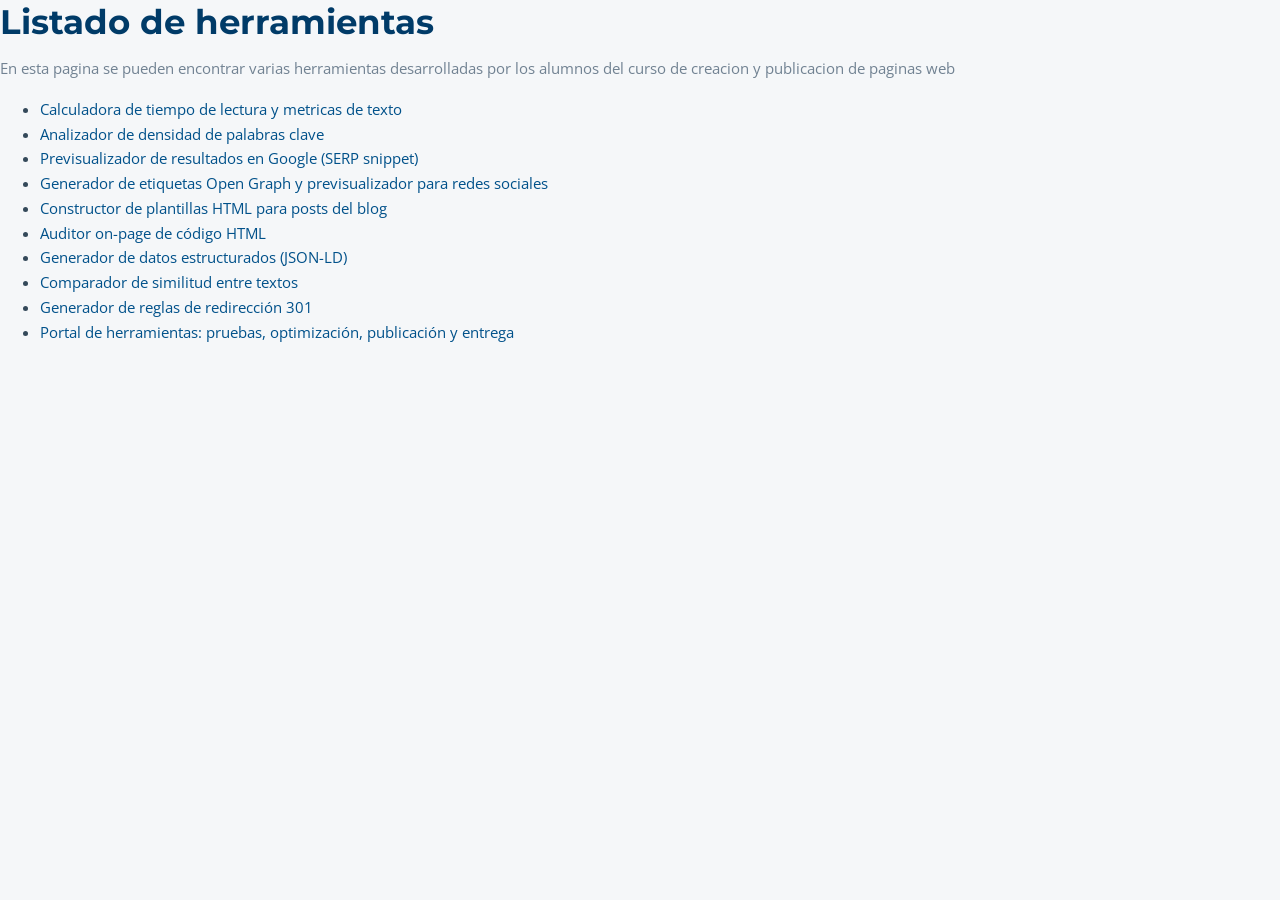
<file: index.html>
<!DOCTYPE html>
<html lang="es">

<head>
    <meta charset="UTF-8">
    <meta name="viewport" content="width=device-width, initial-scale=1.0">
    <title>Herramientas Marketing</title>

    <link rel="stylesheet" href="css/base.css">
</head>

<!-- Pagina de inicio del repositorio, imagino que quedará obsoleto una vez se implemente el portal de herramientas en herramientas/10/ -->

<body>
    <h1>Listado de herramientas</h1>
    <p>En esta pagina se pueden encontrar varias herramientas desarrolladas por los alumnos del curso de creacion y
        publicacion de paginas web</p>
    <ul>
        <li>
            <a href="herramientas/01/index.html">
                Calculadora de tiempo de lectura y metricas de texto
            </a>
        </li>
        <li>
            <a href="herramientas/02/index.html">
                Analizador de densidad de palabras clave
            </a>
        </li>
        <li>
            <a href="herramientas/03/index.html">
                Previsualizador de resultados en Google (SERP snippet)
            </a>
        </li>
        <li>
            <a href="herramientas/04/index.html">
                Generador de etiquetas Open Graph y previsualizador para redes
                sociales
            </a>
        </li>
        <li>
            <a href="herramientas/05/index.html">
                Constructor de plantillas HTML para posts del blog
            </a>
        </li>
        <li>
            <a href="herramientas/06/index.html">
                Auditor on-page de código HTML
            </a>
        </li>
        <li>
            <a href="herramientas/07/index.html">
                Generador de datos estructurados (JSON-LD)
            </a>
        </li>
        <li>
            <a href="herramientas/08/index.html">
                Comparador de similitud entre textos
            </a>
        </li>
        <li>
            <a href="herramientas/09/index.html">
                Generador de reglas de redirección 301
            </a>
        </li>
        <li><a href="herramientas/10/index.html">
                Portal de herramientas: pruebas, optimización, publicación y entrega
            </a>
        </li>
    </ul>
</body>

</html>
</file>
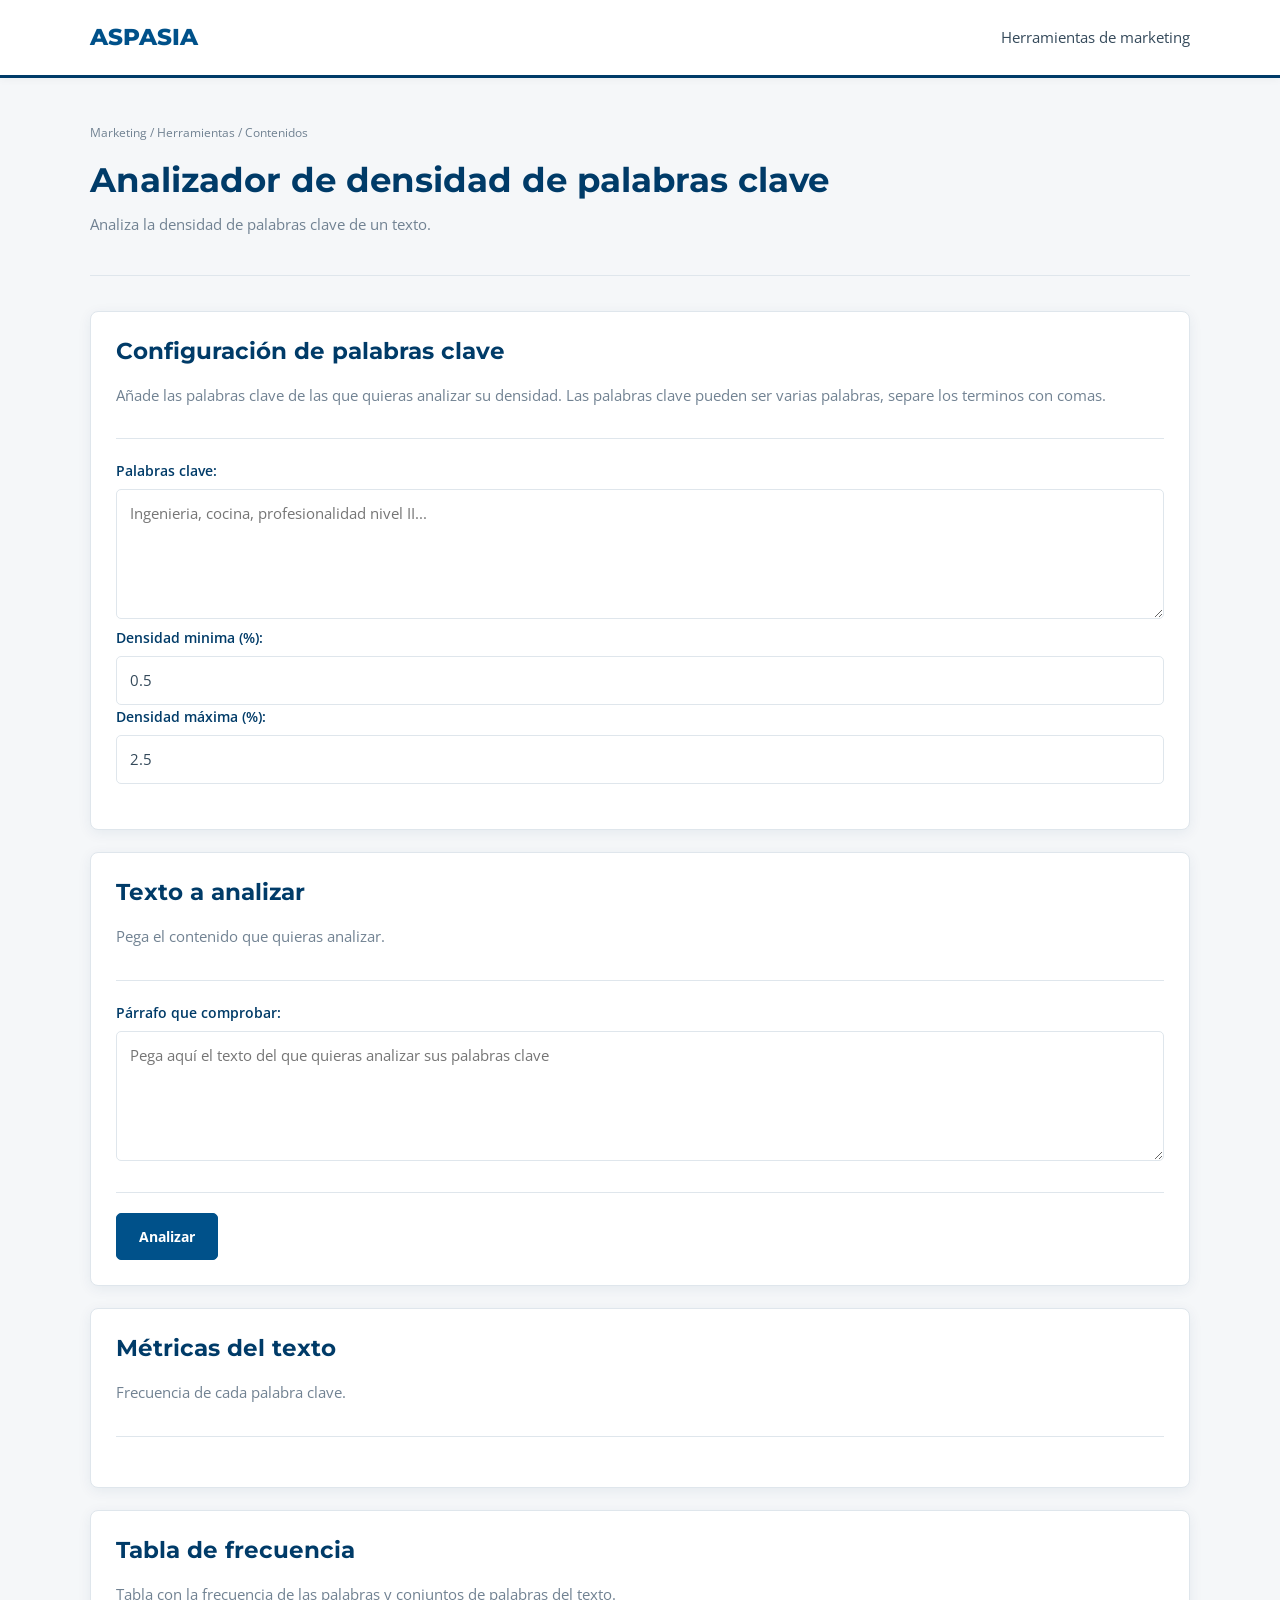
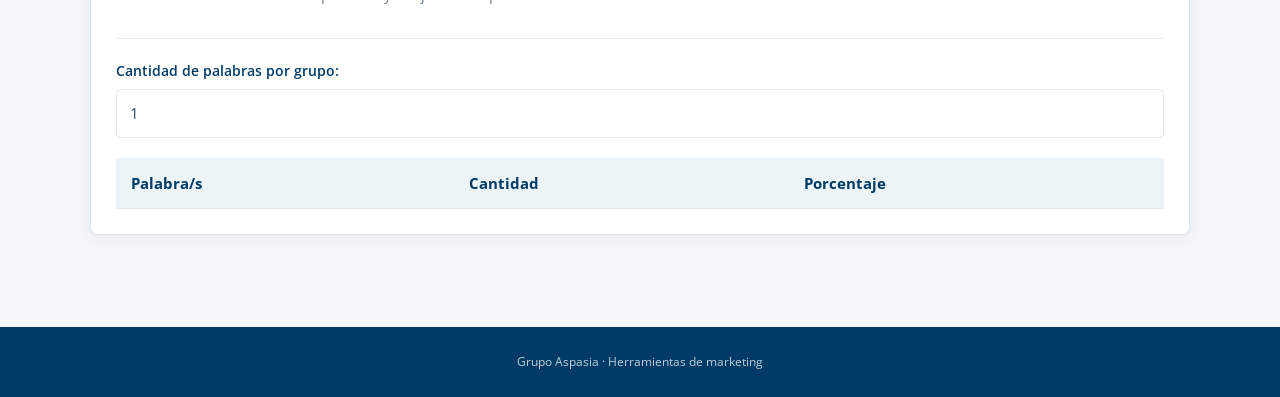
<file: herramientas/02/index.html>
<!DOCTYPE html>
<html lang="es">

<head>
    <meta charset="UTF-8">
    <meta name="viewport" content="width=device-width, initial-scale=1.0">
    <title>Analizador de densidad</title>

    <!-- CSS -->
    <link rel="stylesheet" href="../../css/base.css">
    <link rel="stylesheet" href="analizador.css">

    <!-- JavaScript -->
    <script src="../../js/base.js" defer></script>
    <script src="script.js" type="module"></script>
</head>

<body>

    <!-- HEADER GENERAL -->
    <header>
        <div class="header-inner">
            <div class="logo">ASPASIA</div>
            <span>Herramientas de marketing</span>
        </div>
    </header>


    <!-- CONTENIDO PRINCIPAL -->
    <main>

        <!-- CABECERA DE LA HERRAMIENTA -->
        <div class="page-header">

            <div class="breadcrumb">
                Marketing / Herramientas / Contenidos
            </div>

            <h1>Analizador de densidad de palabras clave</h1>

            <p>
                Analiza la densidad de palabras clave de un texto.
            </p>

        </div>


        <!-- CONFIGURACIÓN DE KEYWORDS -->
        <section class="panel">

            <div class="panel-title">
                <h2>Configuración de palabras clave</h2>
                <p>
                    Añade las palabras clave de las que quieras analizar su densidad.
                    Las palabras clave pueden ser varias palabras, separe los terminos con comas.
                </p>
            </div>

            <div class="form-group">

                <label for="keywords">
                    Palabras clave:
                </label>

                <textarea id="keywords" placeholder="Ingenieria, cocina, profesionalidad nivel II..."></textarea>

                <label for="densidad-minima">Densidad minima (%):</label>
                <input type="number" id="densidad-minima" value="0.5">

                <label for="densidad-maxima">Densidad máxima (%):</label>
                <input type="number" id="densidad-maxima" value="2.5">
            </div>

        </section>


        <!-- TEXTO A ANALIZAR -->
        <section class="panel">

            <div class="panel-title">
                <h2>Texto a analizar</h2>
                <p>
                    Pega el contenido que quieras analizar.
                </p>
            </div>

            <div class="form-group">

                <label for="parrafo">
                    Párrafo que comprobar:
                </label>

                <textarea id="parrafo"
                    placeholder="Pega aquí el texto del que quieras analizar sus palabras clave"></textarea>

            </div>

            <div class="panel-actions">
                <div class="boton">
                    <button type="button" id="analizar">Analizar</button>
                    <p class="dialogo-boton">¡Analizado!</p>
                </div>
            </div>

        </section>


        <!-- RESULTADOS -->
        <section class="panel">

            <div class="panel-title">
                <h2>Métricas del texto</h2>
                <p>
                    Frecuencia de cada palabra clave.
                </p>
            </div>

            <!-- MÉTRICAS -->
            <div class="metrics-grid" id="grid-metrica">

                

            </div>

        </section>

        <section class="panel">
            <div class="panel-title">
                <h2>Tabla de frecuencia</h2>
                <p>
                    Tabla con la frecuencia de las palabras y conjuntos de palabras del texto.
                </p>
            </div>

            <div class="form-group">
                <label for="numero-palabras">Cantidad de palabras por grupo:</label>
                <input type="number" id="numero-palabras" value="1">
            </div>

            <table>
                <thead>
                    <tr>
                        <th><span id="sortPalabra">Palabra/s</span></th>
                        <th><span id="sortCantidad">Cantidad</span></th>
                        <th>Porcentaje</th>
                    </tr>
                </thead>
                <tbody id="tabla-cuerpo">

                </tbody>
            </table>
        </section>

    </main>


    <!-- FOOTER -->
    <footer>
        <p>Grupo Aspasia · Herramientas de marketing</p>
    </footer>

</body>

</html>
</file>
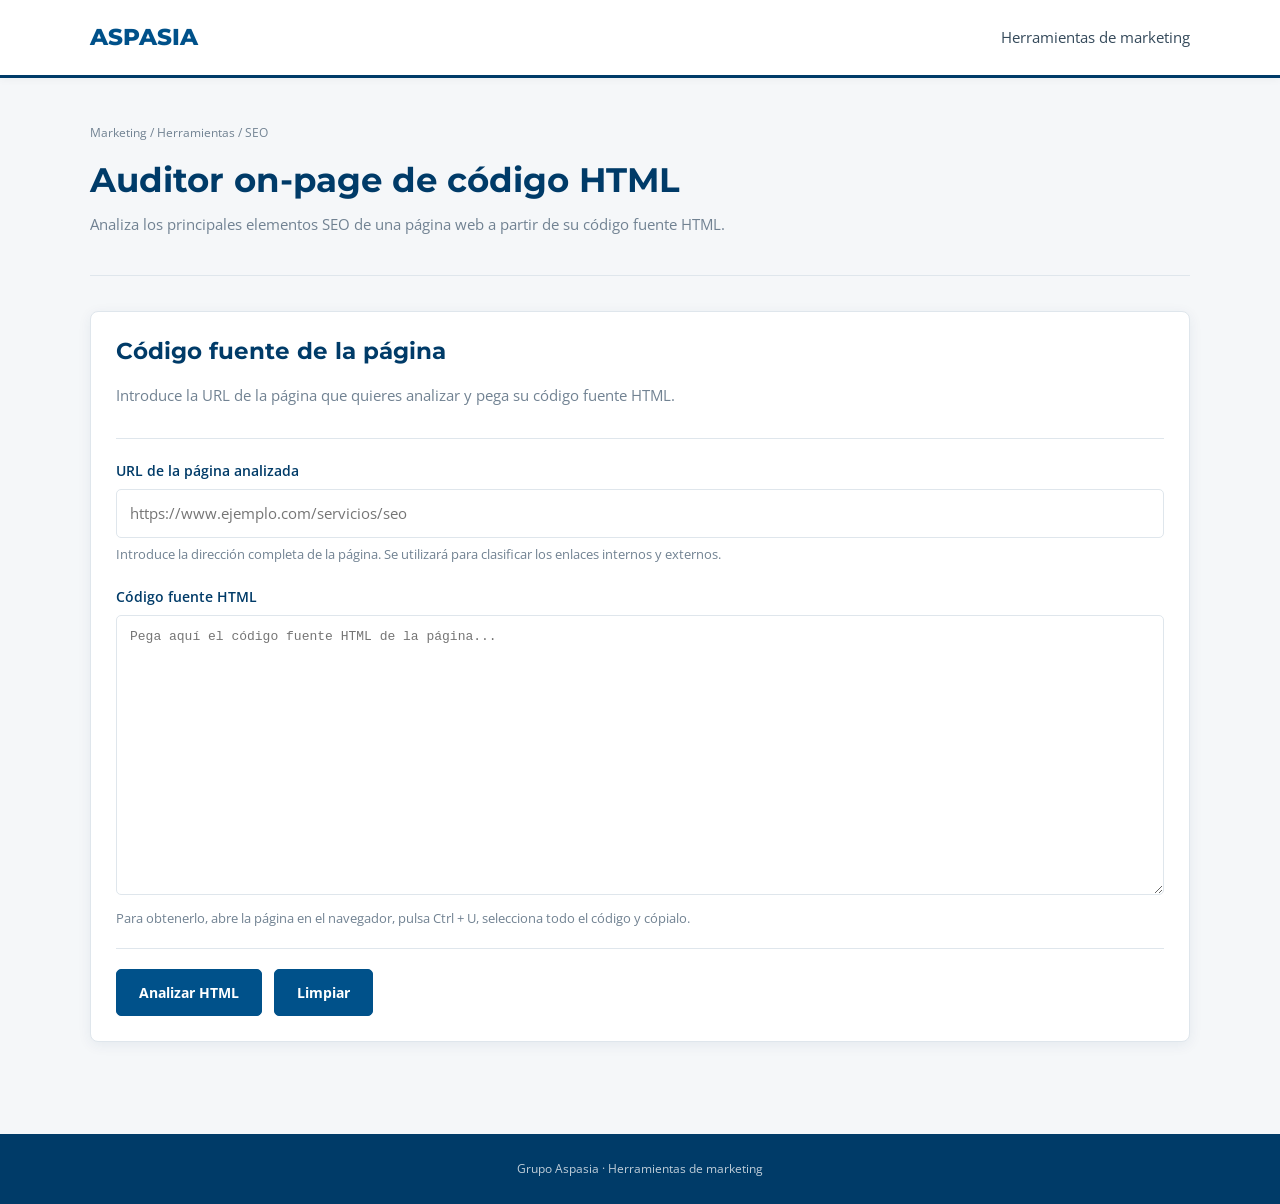
<file: herramientas/06/index.html>
<!DOCTYPE html>
<html lang="es">
<head>
    <meta charset="UTF-8">
    <meta name="viewport" content="width=device-width, initial-scale=1.0">

    <title>Auditor on-page de código HTML | Aspasia</title>

    <link rel="stylesheet" href="../../css/base.css">
    <link rel="stylesheet" href="auditor.css">

    <script src="../../js/base.js" defer></script>
    <script src="script.js" type="module"></script>
</head>

<body>

    <header>
        <div class="header-inner">
            <div class="logo">ASPASIA</div>
            <span>Herramientas de marketing</span>
        </div>
    </header>

    <main>

        <div class="page-header">
            <div class="breadcrumb">
                Marketing / Herramientas / SEO
            </div>

            <h1>Auditor on-page de código HTML</h1>

            <p>
                Analiza los principales elementos SEO de una página web
                a partir de su código fuente HTML.
            </p>
        </div>


        <!-- ENTRADA DE DATOS -->

        <section class="panel">

            <div class="panel-title">
                <h2>Código fuente de la página</h2>
                <p>
                    Introduce la URL de la página que quieres analizar
                    y pega su código fuente HTML.
                </p>
            </div>

            <div class="form-group">
                <label for="dominio">URL de la página analizada</label>

                <input
                    type="text"
                    id="dominio"
                    name="dominio"
                    placeholder="https://www.ejemplo.com/servicios/seo"
                    autocomplete="url"
                >

                <small>
                    Introduce la dirección completa de la página.
                    Se utilizará para clasificar los enlaces internos y externos.
                </small>
            </div>

            <div class="form-group">
                <label for="codigo-html">Código fuente HTML</label>

                <textarea
                    id="codigo-html"
                    name="codigo-html"
                    placeholder="Pega aquí el código fuente HTML de la página..."
                    spellcheck="false"
                ></textarea>

                <small>
                    Para obtenerlo, abre la página en el navegador,
                    pulsa Ctrl + U, selecciona todo el código y cópialo.
                </small>
            </div>

            <div
                id="mensaje-formulario"
                class="mensaje-formulario"
                role="alert"
                aria-live="polite">
            </div>

            <div class="panel-actions">

                <div class="boton">
                    <button type="button" id="analizar">
                        Analizar HTML
                    </button>
                </div>

                <div class="boton">
                    <button type="button" id="limpiar">
                        Limpiar
                    </button>
                </div>

            </div>

        </section>


        <!-- RESULTADOS -->

        <section class="panel" id="panel-resultados" hidden>

            <div class="panel-title informe-cabecera">

                <div>
                    <h2>Informe de auditoría SEO</h2>
                    <p>
                        Resultados del análisis de los elementos on-page.
                    </p>
                </div>

                <div
                    id="resumen-informe"
                    class="resumen-informe">
                </div>

            </div>


            <!-- 1. METADATOS -->

            <details class="seccion-informe" open>

                <summary>
                    1. Información general y metadatos
                </summary>

                <div
                    class="contenido-seccion"
                    id="resultado-metadatos">
                </div>

            </details>


            <!-- 2. ENCABEZADOS -->

            <details class="seccion-informe" open>

                <summary>
                    2. Estructura de encabezados
                </summary>

                <div
                    class="contenido-seccion"
                    id="resultado-encabezados">
                </div>

            </details>


            <!-- 3. IMÁGENES -->

            <details class="seccion-informe">

                <summary>
                    3. Imágenes y atributos ALT
                </summary>

                <div
                    class="contenido-seccion"
                    id="resultado-imagenes">

                    <div
                        id="resumen-imagenes"
                        class="resumen-tipos">
                    </div>

                    <h3>Detalle de imágenes</h3>

                    <p>
                        Consulta todas las imágenes detectadas en el código HTML.
                    </p>

                    <div id="tabla-imagenes"></div>

                </div>

            </details>


            <!-- 4. ENLACES -->

            <details class="seccion-informe">

                <summary>
                    4. Enlaces internos y externos
                </summary>

                <div
                    class="contenido-seccion"
                    id="resultado-enlaces">

                    <div
                        id="resumen-enlaces"
                        class="resumen-tipos">
                    </div>

                    <h3>Detalle de enlaces</h3>

                    <p>
                        Consulta todos los enlaces detectados,
                        su destino y sus atributos.
                    </p>

                    <div id="tabla-enlaces"></div>

                </div>

            </details>


            <!-- 5. HREFLANG -->

            <details class="seccion-informe">

                <summary>
                    5. Etiquetas hreflang
                </summary>

                <div
                    class="contenido-seccion"
                    id="resultado-hreflang">
                </div>

            </details>


            <!-- LIMITACIONES -->

            <div class="nota-alcance">

                <strong>Nota sobre el análisis:</strong>

                esta herramienta analiza el código HTML que se le proporciona.
                Los contenidos que se generan dinámicamente mediante JavaScript
                y que no estén presentes en ese código fuente podrían no aparecer
                en los resultados.

                Tampoco comprueba directamente las respuestas HTTP,
                la indexación real en Google ni la reciprocidad de las etiquetas
                canonical y hreflang.

            </div>

        </section>

    </main>


    <footer>
        <p>Grupo Aspasia · Herramientas de marketing</p>
    </footer>

</body>
</html>
</file>
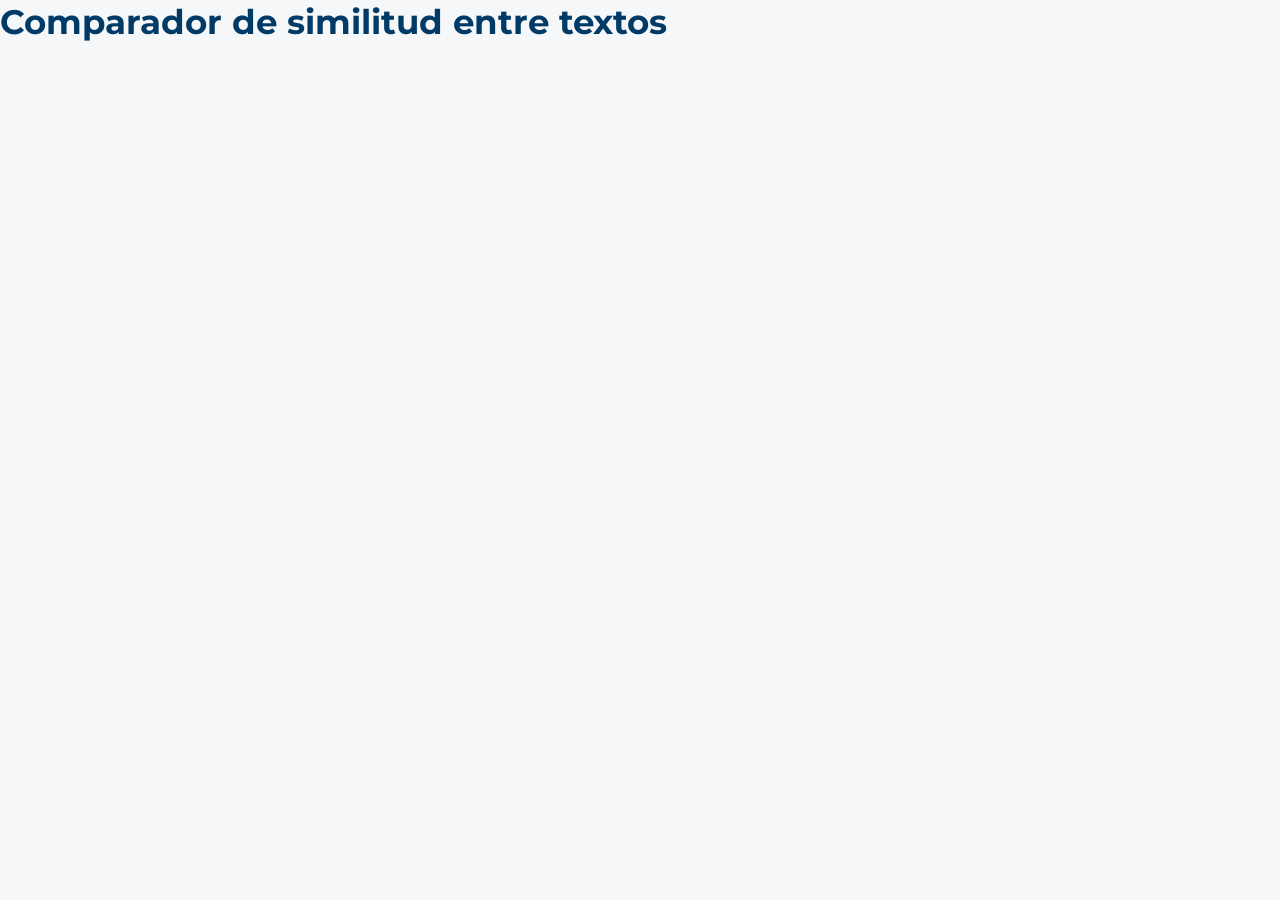
<file: herramientas/08/index.html>
<!DOCTYPE html>
<html lang="es">
<head>
    <meta charset="UTF-8">
    <meta name="viewport" content="width=device-width, initial-scale=1.0">
    <title>Comparador de similitud entre textos</title>

    <link rel="stylesheet" href="../../css/base.css">
</head>
<body>
    <h1>Comparador de similitud entre textos</h1>
</body>
</html>
</file>
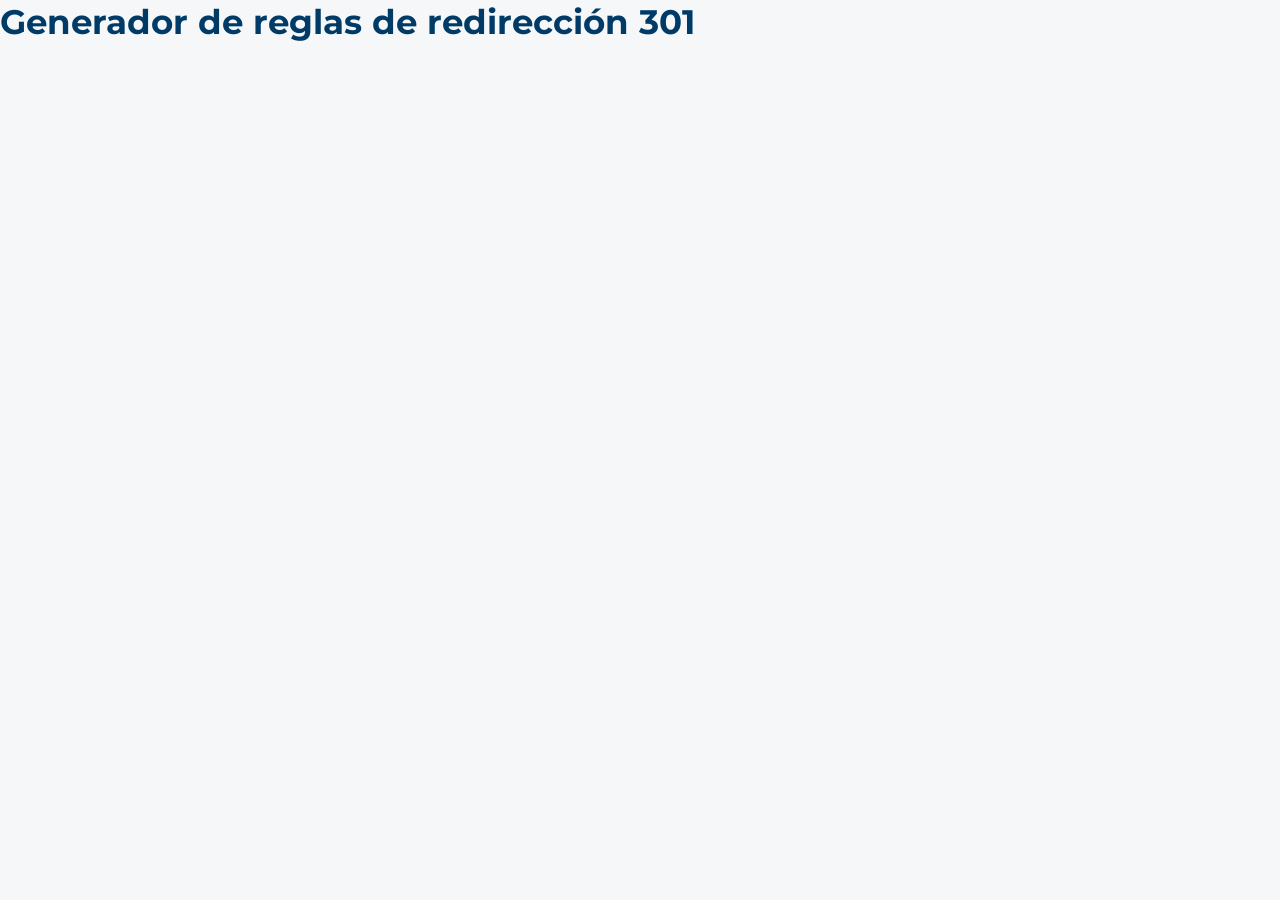
<file: herramientas/09/index.html>
<!DOCTYPE html>
<html lang="es">
<head>
    <meta charset="UTF-8">
    <meta name="viewport" content="width=device-width, initial-scale=1.0">
    <title>Generador de reglas de redirección 301</title>

    <link rel="stylesheet" href="../../css/base.css">
</head>
<body>
    <h1>Generador de reglas de redirección 301</h1>
</body>
</html>
</file>
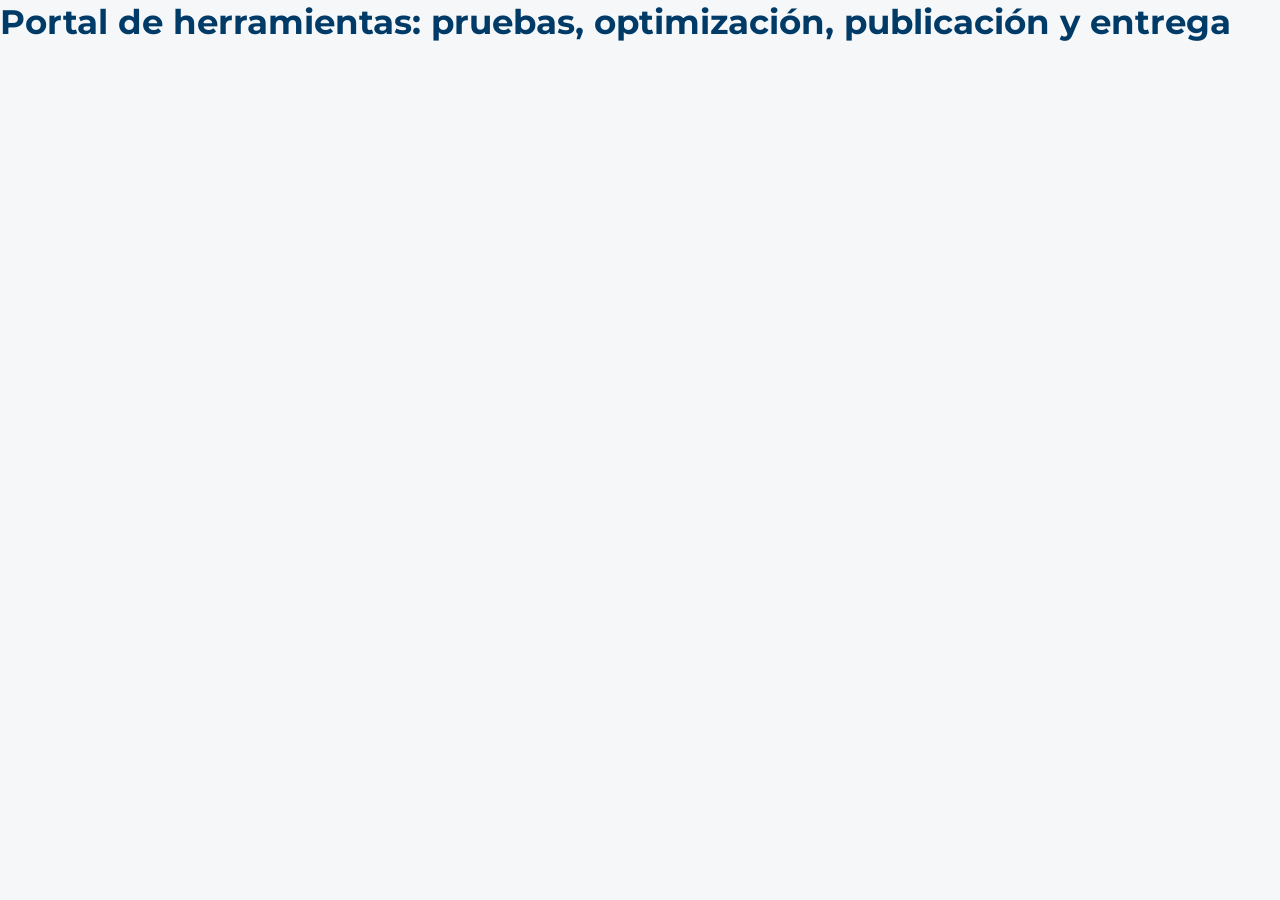
<file: herramientas/10/index.html>
<!DOCTYPE html>
<html lang="es">
<head>
    <meta charset="UTF-8">
    <meta name="viewport" content="width=device-width, initial-scale=1.0">
    <title>Portal de herramientas</title>

    <link rel="stylesheet" href="../../css/base.css">
</head>
<body>
    <h1>Portal de herramientas: pruebas, optimización, publicación y entrega</h1>
</body>
</html>
</file>
<file: css/base.css>
/*
 CSS global aplicado a todas las páginas.
 SOLO TOCAR SI SE QUIERE CAMBIAR EL ESTILO DE TODAS LAS PÁGINAS.
 EN CASO DE QUERER DAR ESTILO A ALGO ESPECÍFICO DE UNA PÁGINA,
 CREAR UN CSS PARA ESA PÁGINA.
*/

@import url('https://fonts.googleapis.com/css2?family=Montserrat:wght@400;500;600;700;800&family=Open+Sans:wght@400;500;600;700&display=swap');


/* =========================================
   1. VARIABLES GENERALES
========================================= */

:root {
    --primary: #00518A;
    --primary-dark: #003B68;
    --secondary: #00A6A6;

    --background: #F5F7F9;
    --surface: #FFFFFF;

    --text: #34495A;
    --text-muted: #718292;

    --border: #DFE6EC;

    --success: #24865B;
    --danger: #C64747;
    --warning: #D99A26;

    --radius: 8px;
    --shadow: 0 3px 14px rgba(0, 59, 104, .07);

    --font-heading: 'Montserrat', sans-serif;
    --font-body: 'Open Sans', sans-serif;
}


/* =========================================
   2. RESET Y BASE
========================================= */

* {
    box-sizing: border-box;
}

html {
    scroll-behavior: smooth;
}

body {
    margin: 0;
    padding: 0;
    background: var(--background);
    color: var(--text);
    font-family: var(--font-body);
    font-size: 15px;
    line-height: 1.65;
}

button,
input,
textarea,
select {
    font: inherit;
}

a {
    color: var(--primary);
    text-decoration: none;
}

a:hover {
    color: var(--secondary);
}


/* =========================================
   3. CONTENEDOR PRINCIPAL
========================================= */

main {
    width: min(1100px, 92%);
    margin: 0 auto;
    padding: 45px 0 70px;
}

.container {
    width: 100%;
    max-width: 1100px;
    margin: 0 auto;
}


/* =========================================
   4. HEADER GENERAL
========================================= */

header {
    width: 100%;
    background: var(--surface);
    border-bottom: 3px solid var(--primary-dark);
    box-shadow: 0 2px 8px rgba(0, 0, 0, .04);
}

.header-inner {
    width: min(1100px, 92%);
    min-height: 75px;
    margin: 0 auto;

    display: flex;
    align-items: center;
    justify-content: space-between;
    gap: 15px;
}

.logo {
    font-family: var(--font-heading);
    color: var(--primary);
    font-size: 23px;
    font-weight: 800;
}


/* =========================================
   5. TIPOGRAFÍA
========================================= */

h1, h2, h3, h4, h5, h6 {
    font-family: var(--font-heading);
    color: var(--primary-dark);
    line-height: 1.3;
    font-weight: 700;
    margin-top: 0;
}

h1 {
    font-size: clamp(26px, 4vw, 34px);
    margin-bottom: 12px;
}

h2 {
    font-size: 23px;
    margin-bottom: 16px;
}

h3 {
    font-size: 18px;
    margin-bottom: 12px;
}

h4 {
    font-size: 16px;
}

p {
    margin: 0 0 16px;
    color: var(--text-muted);
}

small {
    font-size: 12px;
    color: var(--text-muted);
}

strong {
    color: var(--primary-dark);
}


/* =========================================
   6. CABECERA DE CADA HERRAMIENTA
========================================= */

.page-header {
    margin-bottom: 35px;
    padding-bottom: 22px;
    border-bottom: 1px solid var(--border);
}

.page-header h1 {
    margin-bottom: 10px;
}

.page-header p {
    max-width: 750px;
    font-size: 15px;
}

.breadcrumb {
    font-size: 12px;
    color: var(--text-muted);
    margin-bottom: 15px;
}


/* =========================================
   7. BOTONES
========================================= */

button,
.btn {
    display: inline-flex;
    justify-content: center;
    align-items: center;
    gap: 8px;

    padding: 11px 22px;

    border: 1px solid var(--primary);
    border-radius: 5px;

    background: var(--primary);
    color: white;

    font-family: var(--font-body);
    font-size: 14px;
    font-weight: 700;

    cursor: pointer;

    transition:
        background .2s,
        border-color .2s,
        transform .2s,
        color .2s;
}

button:hover,
.btn:hover {
    background: var(--secondary);
    border-color: var(--secondary);
    color: white;
}

button:active,
.btn:active {
    transform: translateY(1px);
}

button:disabled,
.btn:disabled {
    opacity: .5;
    cursor: not-allowed;
}

.btn-secondary {
    background: var(--secondary);
    border-color: var(--secondary);
}

.btn-outline {
    background: transparent;
    color: var(--primary);
}

.btn-outline:hover {
    background: var(--primary);
    border-color: var(--primary);
    color: white;
}

.btn-light {
    background: #EDF3F7;
    border-color: #EDF3F7;
    color: var(--primary);
}

.btn-light:hover {
    background: #DCE8EF;
    border-color: #DCE8EF;
    color: var(--primary);
}

.btn-danger {
    background: var(--danger);
    border-color: var(--danger);
}


/* =========================================
   8. CONTENEDOR DE BOTÓN Y TOOLTIP
========================================= */

.boton {
    position: relative;
    display: inline-flex;
    align-items: center;
}

.boton .dialogo-boton {
    position: absolute;
    bottom: calc(50% + 10px);
    left: 50%;
    transform: translateX(-50%);

    padding: 7px 12px;
    border-radius: 5px;

    background: var(--primary-dark);
    color: white;

    font-size: 12px;
    font-weight: 600;
    line-height: 1.4;
    white-space: nowrap;

    opacity: 0;
    visibility: hidden;
    pointer-events: none;

    z-index: 100;

    transition:
        opacity .2s,
        visibility .2s;
}

.boton .dialogo-boton.visible {
    opacity: 1;
    visibility: visible;
}


/* =========================================
   9. FORMULARIOS
========================================= */

label {
    display: block;
    margin-bottom: 7px;
    color: var(--primary-dark);
    font-weight: 600;
    font-size: 14px;
}

input,
select,
textarea {
    width: 100%;
    padding: 11px 13px;

    border: 1px solid var(--border);
    border-radius: 5px;

    background: white;
    color: var(--text);

    outline: none;

    transition:
        border-color .2s,
        box-shadow .2s;
}

input:focus,
select:focus,
textarea:focus {
    border-color: var(--secondary);
    box-shadow: 0 0 0 3px rgba(0, 166, 166, .10);
}

textarea {
    min-height: 130px;
    resize: vertical;
}

.form-group {
    margin-bottom: 20px;
}

.form-help {
    display: block;
    margin-top: 5px;
    font-size: 12px;
    color: var(--text-muted);
}


/* =========================================
   10. PANELES Y TARJETAS
========================================= */

.panel,
.card {
    background: var(--surface);
    border: 1px solid var(--border);
    border-radius: var(--radius);
    padding: 25px;
    box-shadow: var(--shadow);
    margin-bottom: 22px;
}

.panel {
    width: 100%;
}

.card {
    box-shadow: 0 2px 8px rgba(0, 59, 104, .04);
}

.panel-title {
    padding-bottom: 15px;
    margin-bottom: 20px;
    border-bottom: 1px solid var(--border);
}


/* =========================================
   11. ACCIONES DE LOS PANELES
========================================= */

.panel-actions {
    display: flex;
    align-items: center;
    justify-content: flex-start;
    flex-wrap: wrap;
    gap: 12px;

    margin-top: 25px;
    padding-top: 20px;
    border-top: 1px solid var(--border);
}


/* =========================================
   12. RESULTADOS
========================================= */

.result {
    padding: 20px;
    background: #EAF4F9;
    border-left: 4px solid var(--secondary);
    border-radius: 5px;
    margin-top: 20px;
}

.result-title {
    color: var(--primary-dark);
    font-weight: 700;
}

.result-value {
    font-family: var(--font-heading);
    color: var(--primary);
    font-size: 28px;
    font-weight: 800;
}

.result.danger {
    background-color: #FDE8E7;
    border-left: 4px solid #E53935;
    color: #B71C1C;
}

.result.danger .result-title {
    color: #B71C1C;
}

.result.danger .result-value {
    color: #C62828;
}

/* =========================================
    12.1 METRICAS
========================================= */

.metrics-grid {
    display: grid;
    grid-template-columns: repeat(auto-fit, minmax(160px, 1fr));
    gap: 15px;
    margin-top: 25px;
}

.metric-card {
    background: #F5F7F9;
    border: 1px solid #DFE6EC;
    border-radius: 8px;
    padding: 20px;
    display: flex;
    flex-direction: column;
    gap: 10px;
}

.metric-card span {
    font-size: 13px;
    color: #718292;
}

.metric-card strong {
    font-family: 'Montserrat', sans-serif;
    font-size: 25px;
    color: #00518A;
}

.metric-card.danger {
    background-color: #FDE8E7;
    border: 1px solid #E53935;
    color: #B71C1C;
}

.metric-card.danger strong {
    color: #C62828;
}


/* =========================================
   13. TABLAS
========================================= */

table {
    width: 100%;
    border-collapse: collapse;
    background: white;
}

th,
td {
    padding: 13px 15px;
    border-bottom: 1px solid var(--border);
    text-align: left;
}

th {
    background: #EDF4F8;
    color: var(--primary-dark);
    font-weight: 700;
}

tr:hover td {
    background: #F8FAFC;
}


/* =========================================
   14. ETIQUETAS Y MENSAJES
========================================= */

.badge {
    display: inline-block;
    padding: 4px 10px;
    border-radius: 20px;
    font-size: 11px;
    font-weight: 700;
    background: #EAF4F9;
    color: var(--primary);
}

.alert {
    padding: 14px 18px;
    border-radius: 5px;
    margin: 15px 0;
}

.alert-success {
    background: #E5F4EC;
    color: var(--success);
}

.alert-warning {
    background: #FFF5E1;
    color: #956514;
}

.alert-error {
    background: #FCEAEA;
    color: var(--danger);
}


/* =========================================
   15. FOOTER
========================================= */

footer {
    padding: 25px;
    background: var(--primary-dark);
    color: white;
    text-align: center;
    font-size: 12px;
}

footer p {
    margin: 0;
    color: rgba(255, 255, 255, .75);
}


/* =========================
   16. BLOQUE DE CÓDIGO
========================= */

.code-container {
    position: relative;
    width: 100%;
    overflow: visible;
    border-radius: 10px;
    background: #1E1E1E;
    border: 1px solid #343434;
    font-family: 'Consolas', 'Monaco', monospace;
}

.code-header {
    position: relative;
    display: flex;
    align-items: center;
    justify-content: space-between;
    padding: 10px 16px;
    background: #282828;
    border-bottom: 1px solid #3A3A3A;
    border-radius: 9px 9px 0 0;
    color: #D4D4D4;
    font-family: Arial, sans-serif;
    font-size: 12px;
}

.code-header span {
    font-weight: 600;
    letter-spacing: .5px;
}

.code-header .copy-code {
    background: transparent;
    border: 1px solid #555;
    color: #D4D4D4;
    border-radius: 6px;
    padding: 5px 10px;
    font-size: 12px;
    cursor: pointer;
    transition: background .2s ease;
}

.code-header .copy-code:hover {
    background: #3A3A3A;
}

.code-container pre {
    margin: 0;
    padding: 18px;
    overflow-x: auto;
    color: #D4D4D4;
    font-size: 13px;
    line-height: 1.7;
    tab-size: 4;
    white-space: pre;
    border-radius: 0 0 9px 9px;
}

.code-container code {
    font-family: inherit;
}

.code-container * .boton .dialogo-boton {
    background: #3A3A3A;
}


/* =========================================
   17. RESPONSIVE
========================================= */

@media (max-width: 768px) {

    main {
        padding-top: 30px;
        padding-bottom: 45px;
    }

    .header-inner {
        min-height: 65px;
    }

    .panel,
    .card {
        padding: 18px;
    }

    button,
    .btn {
        padding: 10px 16px;
    }

    .panel-actions {
        gap: 10px;
    }

    .boton .dialogo-boton {
        white-space: normal;
        width: max-content;
        max-width: 220px;
        text-align: center;
    }

    @media (max-width: 600px) {
    .metrics-grid {
        grid-template-columns: repeat(2, 1fr);
    }

    .form-actions {
        justify-content: stretch;
    }

    .form-actions button {
        width: 100%;
    }
}
}

/* =========================================
   17. SISTEMA DE PESTAÑAS
========================================= */

/* Contenedor general */
.tabs-container {
    width: 100%;
    margin-bottom: 25px;
}

/* Barra superior de pestañas */
.tabs-nav {
    display: flex;
    align-items: stretch;
    gap: 4px;

    background: #EDF3F7;
    border: 1px solid var(--border);
    border-radius: var(--radius);

    padding: 5px;
    margin-bottom: 20px;

    overflow-x: auto;
}

/* Cada pestaña */
.tabs-nav button {
    flex: 1;
    min-width: max-content;

    display: flex;
    align-items: center;
    justify-content: center;

    padding: 11px 20px;

    border: 1px solid transparent;
    border-radius: 5px;

    background: transparent;
    color: var(--text-muted);

    font-family: var(--font-heading);
    font-size: 13px;
    font-weight: 600;

    cursor: pointer;
    transition: all .2s ease;
}

/* Hover */
.tabs-nav button:hover {
    background: rgba(0, 81, 138, .06);
    color: var(--primary);
    border-color: transparent;
}

/* Pestaña seleccionada */
.tabs-nav button.active {
    background: var(--surface);
    color: var(--primary);
    border-color: var(--border);
    box-shadow: 0 2px 5px rgba(0, 59, 104, .08);
}

/* Contenedor del contenido */
.tabs-content {
    width: 100%;
}

/* Panel individual */
.tab-panel {
    display: none;
    animation: tabFadeIn .25s ease;
}

/* Panel activo */
.tab-panel.active {
    display: block;
}

/* Animación */
@keyframes tabFadeIn {
    from {
        opacity: 0;
        transform: translateY(5px);
    }
    to {
        opacity: 1;
        transform: translateY(0);
    }
}

/* Responsive */
@media (max-width: 768px) {

    .tabs-nav {
        justify-content: flex-start;
        gap: 3px;
    }

    .tabs-nav button {
        flex: 0 0 auto;
        padding: 10px 15px;
        font-size: 12px;
    }

}

/* Tabla paginada


/* =========================================
   RESÚMENES DE IMÁGENES Y ENLACES
========================================= */

.resumen-tipos {
    display: grid;
    grid-template-columns: repeat(auto-fit, minmax(130px, 1fr));
    gap: 12px;
    margin-bottom: 25px;
}

.tarjeta-resumen {
    display: flex;
    flex-direction: column;
    gap: 8px;
    padding: 15px;
    border: 1px solid var(--border);
    border-radius: var(--radius);
    background: #F8FAFC;
}

.tarjeta-resumen-titulo {
    color: var(--text-muted);
    font-size: 13px;
}

.tarjeta-resumen-valor {
    color: var(--primary-dark);
    font-size: 25px;
    font-weight: 700;
}


/* =========================================
   TABLA PAGINADA
========================================= */

.tabla-paginada {
    width: 100%;
    margin-top: 15px;
}

.tabla-paginada {
    overflow-x: auto;
}

.tabla-paginada-datos {
    width: 100%;
    border-collapse: collapse;
    font-size: 13px;
}

.tabla-paginada-datos th,
.tabla-paginada-datos td {
    padding: 10px 12px;
    border: 1px solid var(--border);
    text-align: left;
    vertical-align: top;
    overflow-wrap: anywhere;
}

.tabla-paginada-datos th {
    background: #EDF4F8;
    color: var(--primary-dark);
    font-weight: 700;
}

.tabla-paginada-datos tr:nth-child(even) {
    background: #F8FAFC;
}

.tabla-paginada-controles {
    display: flex;
    align-items: center;
    justify-content: space-between;
    flex-wrap: wrap;
    gap: 12px;
    margin-top: 15px;
}

.tabla-paginada-info {
    color: var(--text-muted);
    font-size: 13px;
}

.tabla-paginada-navegacion {
    display: flex;
    gap: 8px;
}

.paginacion-btn {
    padding: 8px 13px;
    border: 1px solid var(--border);
    border-radius: var(--radius);
    background: #FFFFFF;
    color: var(--primary-dark);
    cursor: pointer;
}

.paginacion-btn:disabled {
    opacity: 0.4;
    cursor: not-allowed;
}

@media (max-width: 600px) {

    .resumen-tipos {
        grid-template-columns: repeat(2, minmax(0, 1fr));
    }

    .tabla-paginada-controles {
        align-items: flex-start;
        flex-direction: column;
    }

}
</file>
<file: herramientas/02/analizador.css>
#sortPalabra:hover,#sortCantidad:hover{
    cursor:pointer;
}
</file>
<file: herramientas/06/auditor.css>
/* =========================================
   AUDITOR ON-PAGE
   Estilos específicos de la herramienta
========================================= */


/* =========================================
   1. FORMULARIO DE ENTRADA
========================================= */

#codigo-html {
    width: 100%;
    min-height: 280px;
    resize: vertical;
    font-family: Consolas, Monaco, monospace;
    font-size: 13px;
    line-height: 1.6;
    white-space: pre;
    tab-size: 4;
}

#dominio {
    width: 100%;
}

.form-group small {
    display: block;
    margin-top: 7px;
    color: var(--text-muted);
    font-size: 13px;
    line-height: 1.5;
}

.panel-actions {
    display: flex;
    align-items: center;
    flex-wrap: wrap;
    gap: 12px;
    margin-top: 20px;
}


/* =========================================
   2. MENSAJES DEL FORMULARIO
========================================= */

.mensaje-formulario {
    display: none;
    margin-top: 15px;
    padding: 12px 15px;
    border-radius: var(--radius);
    font-size: 14px;
    line-height: 1.5;
}

.mensaje-formulario.exito {
    display: block;
    color: #166534;
    background: #DCFCE7;
    border: 1px solid #86EFAC;
}

.mensaje-formulario.error {
    display: block;
    color: #991B1B;
    background: #FEE2E2;
    border: 1px solid #FCA5A5;
}


/* =========================================
   3. CABECERA DEL INFORME
========================================= */

.informe-cabecera {
    display: flex;
    align-items: flex-start;
    justify-content: space-between;
    flex-wrap: wrap;
    gap: 15px;
}

.resumen-informe {
    padding: 9px 14px;
    border-radius: var(--radius);
    background: #EAF2F8;
    color: var(--primary-dark);
    font-size: 13px;
    font-weight: 600;
}


/* =========================================
   4. SECCIONES DESPLEGABLES
========================================= */

.seccion-informe {
    margin-top: 18px;
    border: 1px solid var(--border);
    border-radius: var(--radius);
    background: #FFFFFF;
    overflow: hidden;
}

.seccion-informe summary {
    position: relative;
    padding: 17px 20px;
    color: var(--primary-dark);
    background: #F1F5F9;
    font-size: 16px;
    font-weight: 700;
    cursor: pointer;
    list-style: none;
    transition: background 0.2s ease;
}

.seccion-informe summary::-webkit-details-marker {
    display: none;
}

.seccion-informe summary::after {
    content: "+";
    position: absolute;
    right: 20px;
    top: 50%;
    transform: translateY(-50%);
    color: var(--primary);
    font-size: 22px;
    font-weight: 400;
}

.seccion-informe[open] summary::after {
    content: "−";
}

.seccion-informe summary:hover {
    background: #E5EDF5;
}

.contenido-seccion {
    padding: 22px;
    border-top: 1px solid var(--border);
}

.contenido-seccion h3 {
    margin-top: 22px;
    margin-bottom: 10px;
    color: var(--primary-dark);
    font-size: 17px;
}

.contenido-seccion > p {
    color: var(--text-muted);
    font-size: 14px;
    line-height: 1.6;
}


/* =========================================
   5. INDICADORES SEO
========================================= */

.fila-indicador {
    display: flex;
    align-items: flex-start;
    gap: 13px;
    padding: 15px;
    margin-bottom: 12px;
    border: 1px solid var(--border);
    border-radius: var(--radius);
    background: #FFFFFF;
}

.indicador {
    flex: 0 0 11px;
    width: 11px;
    height: 11px;
    margin-top: 5px;
    border-radius: 50%;
    background: #94A3B8;
}

.indicador.verde {
    background: #16A34A;
    box-shadow: 0 0 0 4px #DCFCE7;
}

.indicador.naranja {
    background: #EA580C;
    box-shadow: 0 0 0 4px #FFEDD5;
}

.indicador.rojo {
    background: #DC2626;
    box-shadow: 0 0 0 4px #FEE2E2;
}

.texto-indicador {
    flex: 1;
    min-width: 0;
    color: var(--text);
    font-size: 14px;
    line-height: 1.5;
}

.texto-indicador > strong {
    display: block;
    margin-bottom: 5px;
    color: var(--primary-dark);
    font-size: 14px;
}

.valor-dato {
    margin-bottom: 4px;
    overflow-wrap: anywhere;
    font-weight: 500;
}

.detalle-dato {
    display: block;
    color: var(--text-muted);
    font-size: 12px;
    line-height: 1.5;
}


/* =========================================
   6. ÁRBOL DE ENCABEZADOS
========================================= */

.arbol-encabezados {
    display: flex;
    flex-direction: column;
    gap: 9px;
    padding: 18px;
    margin: 15px 0;
    border: 1px solid var(--border);
    border-radius: var(--radius);
    background: #F8FAFC;
    list-style: none;
}

.arbol-encabezados li {
    padding: 9px 12px;
    border-left: 3px solid var(--primary);
    border-radius: 3px;
    background: #FFFFFF;
    color: var(--text);
    font-size: 14px;
    overflow-wrap: anywhere;
}

.etiqueta-nivel {
    display: inline-block;
    min-width: 32px;
    margin-right: 8px;
    color: var(--primary-dark);
    font-size: 12px;
    font-weight: 700;
}

.arbol-encabezados .nivel-1 {
    margin-left: 0;
    border-left-color: #16A34A;
    font-weight: 700;
}

.arbol-encabezados .nivel-2 {
    margin-left: 20px;
}

.arbol-encabezados .nivel-3 {
    margin-left: 40px;
}

.arbol-encabezados .nivel-4 {
    margin-left: 60px;
}

.arbol-encabezados .nivel-5 {
    margin-left: 80px;
}

.arbol-encabezados .nivel-6 {
    margin-left: 100px;
}


/* =========================================
   7. TARJETAS DE RESUMEN
========================================= */

.resumen-tipos {
    display: grid;
    grid-template-columns: repeat(
        auto-fit,
        minmax(130px, 1fr)
    );
    gap: 12px;
    margin-bottom: 25px;
}

.tarjeta-resumen {
    display: flex;
    flex-direction: column;
    justify-content: space-between;
    gap: 9px;
    min-height: 95px;
    padding: 16px;
    border: 1px solid var(--border);
    border-radius: var(--radius);
    background: #F8FAFC;
    transition:
        transform 0.2s ease,
        box-shadow 0.2s ease;
}

.tarjeta-resumen:hover {
    transform: translateY(-2px);
    box-shadow: 0 4px 12px rgba(15, 23, 42, 0.07);
}

.tarjeta-resumen-titulo {
    color: var(--text-muted);
    font-size: 12px;
    line-height: 1.4;
}

.tarjeta-resumen-valor {
    color: var(--primary-dark);
    font-size: 26px;
    font-weight: 700;
    line-height: 1.2;
}


/* =========================================
   8. TABLAS PAGINADAS
========================================= */

.tabla-paginada {
    width: 100%;
    margin-top: 15px;
    overflow-x: auto;
    border: 1px solid var(--border);
    border-radius: var(--radius);
}

.tabla-paginada-datos {
    width: 100%;
    min-width: 600px;
    border-collapse: collapse;
    font-size: 13px;
}

.tabla-paginada-datos th,
.tabla-paginada-datos td {
    padding: 11px 13px;
    border-bottom: 1px solid var(--border);
    text-align: left;
    vertical-align: top;
    overflow-wrap: anywhere;
    line-height: 1.5;
}

.tabla-paginada-datos th {
    color: var(--primary-dark);
    background: #EAF2F8;
    font-weight: 700;
    white-space: nowrap;
}

.tabla-paginada-datos tr:nth-child(even) {
    background: #F8FAFC;
}

.tabla-paginada-datos tr:hover {
    background: #EFF6FF;
}

.tabla-paginada-datos tr:last-child td {
    border-bottom: none;
}


/* =========================================
   9. CONTROLES DE PAGINACIÓN
========================================= */

.tabla-paginada-controles {
    display: flex;
    align-items: center;
    justify-content: space-between;
    flex-wrap: wrap;
    gap: 12px;
    margin-top: 15px;
}

.tabla-paginada-info {
    color: var(--text-muted);
    font-size: 13px;
}

.tabla-paginada-navegacion {
    display: flex;
    align-items: center;
    gap: 8px;
}

.paginacion-btn {
    padding: 8px 14px;
    border: 1px solid var(--border);
    border-radius: var(--radius);
    background: #FFFFFF;
    color: var(--primary-dark);
    font-size: 13px;
    font-weight: 600;
    cursor: pointer;
    transition:
        background 0.2s ease,
        color 0.2s ease,
        border-color 0.2s ease;
}

.paginacion-btn:hover:not(:disabled) {
    color: #FFFFFF;
    background: var(--primary);
    border-color: var(--primary);
}

.paginacion-btn:disabled {
    opacity: 0.4;
    cursor: not-allowed;
}


/* =========================================
   10. LISTAS Y MENSAJES VACÍOS
========================================= */

.lista-recursos {
    display: flex;
    flex-direction: column;
    gap: 9px;
    padding-left: 22px;
    margin-top: 15px;
    color: var(--text);
    font-size: 14px;
    line-height: 1.6;
}

.recurso-alerta {
    color: #B45309;
}

.estado-vacio {
    padding: 18px;
    margin: 15px 0;
    border: 1px dashed var(--border);
    border-radius: var(--radius);
    background: #F8FAFC;
    color: var(--text-muted);
    text-align: center;
    font-size: 14px;
}


/* =========================================
   11. NOTA DE ALCANCE
========================================= */

.nota-alcance {
    margin-top: 25px;
    padding: 17px 20px;
    border-left: 4px solid #3B82F6;
    border-radius: 0 var(--radius) var(--radius) 0;
    background: #EFF6FF;
    color: #1E40AF;
    font-size: 13px;
    line-height: 1.7;
}

.nota-alcance strong {
    font-weight: 700;
}


/* =========================================
   12. RESPONSIVE
========================================= */

@media (max-width: 768px) {

    .informe-cabecera {
        flex-direction: column;
    }

    .contenido-seccion {
        padding: 16px;
    }

    .resumen-tipos {
        grid-template-columns: repeat(2, minmax(0, 1fr));
    }

    .tabla-paginada-controles {
        align-items: flex-start;
        flex-direction: column;
    }

    .arbol-encabezados .nivel-2 {
        margin-left: 12px;
    }

    .arbol-encabezados .nivel-3 {
        margin-left: 24px;
    }

    .arbol-encabezados .nivel-4 {
        margin-left: 36px;
    }

    .arbol-encabezados .nivel-5 {
        margin-left: 48px;
    }

    .arbol-encabezados .nivel-6 {
        margin-left: 60px;
    }
}


@media (max-width: 480px) {

    .resumen-tipos {
        grid-template-columns: repeat(2, minmax(0, 1fr));
        gap: 8px;
    }

    .tarjeta-resumen {
        min-height: 85px;
        padding: 12px;
    }

    .tarjeta-resumen-valor {
        font-size: 23px;
    }

    .seccion-informe summary {
        padding: 15px 40px 15px 14px;
        font-size: 14px;
    }

    .panel-actions {
        flex-direction: column;
        align-items: stretch;
    }

    .panel-actions .boton {
        width: 100%;
    }
}
</file>
